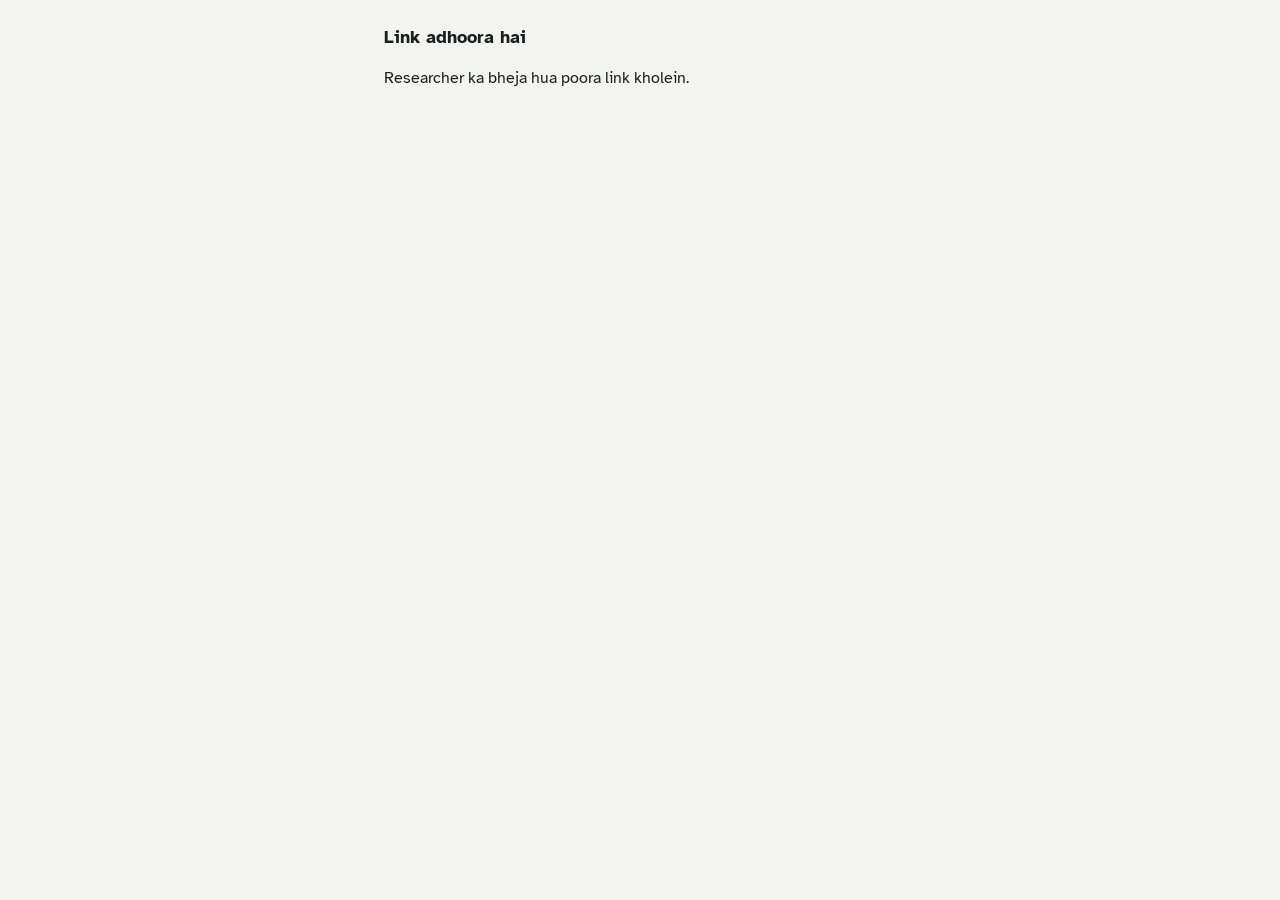
<file: index.html>
<!doctype html>
<html lang="ur">
<head>
<meta charset="utf-8">
<meta name="viewport" content="width=device-width, initial-scale=1, viewport-fit=cover">
<title>Pashto Pair Dialogues</title>
<link rel="preconnect" href="https://fonts.googleapis.com">
<link rel="preconnect" href="https://fonts.gstatic.com" crossorigin>
<link href="https://fonts.googleapis.com/css2?family=Atkinson+Hyperlegible:wght@400;700&display=swap" rel="stylesheet">
<link rel="stylesheet" href="css/app.css">
<style>html, body { height: 100%; } #app { min-height: 100%; max-width: 560px; margin: 0 auto; }</style>
</head>
<body>
<div id="app"></div>
<script src="js/config.js"></script>
<script src="js/scenarios.js"></script>
<script src="js/recorder.js"></script>
<script src="js/app.js"></script>
<script>
(function () {
  'use strict';
  const k = new URLSearchParams(location.search).get('k') || '';
  const root = document.getElementById('app');
  if (!k) { root.innerHTML = '<div style="padding:24px"><h2>Link adhoora hai</h2><p>Researcher ka bheja hua poora link kholein.</p></div>'; return; }
  const transport = {
    join: () => ppCall('join', { k: k }),
    poll: () => ppCall('poll', { k: k }),
    setName: (name) => ppCall('name', { k: k, name: name }),
    upload: (x) => ppCall('upload', { k: k, d: x.d, t: x.t, p: x.p, n: x.n, keep: x.keep, meta: x.meta, b64: x.b64 }),
    nextQ: (x) => ppCall('nextq', { k: k, d: x.d, q: x.q }),
    finish: (x) => ppCall('finish', { k: k, d: x.d, status: x.status, instance_id: x.instance_id, scenario_id: x.scenario_id })
  };
  new PhoneUI(root, transport, { pollMs: PP_CONFIG.POLL_MS, maxTurnS: PP_CONFIG.MAX_TURN_S });
})();
</script>
</body>
</html>
</file>
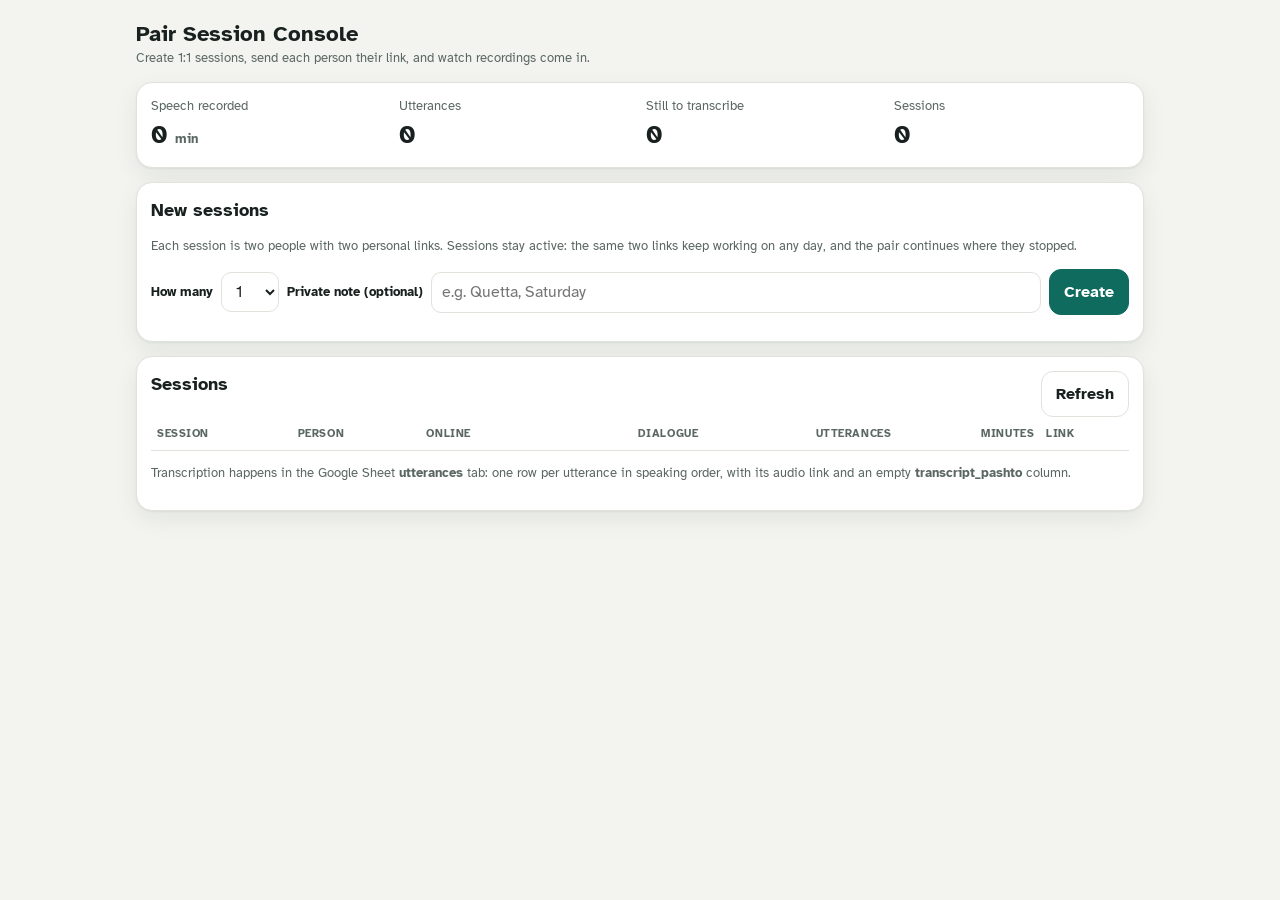
<file: console.html>
<!doctype html>
<html lang="en">
<head>
<meta charset="utf-8">
<meta name="viewport" content="width=device-width, initial-scale=1">
<meta name="robots" content="noindex">
<title>Pair Session Console</title>
<link rel="preconnect" href="https://fonts.googleapis.com">
<link rel="preconnect" href="https://fonts.gstatic.com" crossorigin>
<link href="https://fonts.googleapis.com/css2?family=Atkinson+Hyperlegible:wght@400;700&display=swap" rel="stylesheet">
<link rel="stylesheet" href="css/app.css">
<link rel="stylesheet" href="css/admin.css">
</head>
<body>
<div class="adm">
  <header><h1>Pair Session Console</h1><div class="small">Create 1:1 sessions, send each person their link, and watch recordings come in.</div></header>
  <section class="panel">
    <div class="kpis">
      <div><div class="small">Speech recorded</div><div class="stat"><span id="k-min">0</span> <span class="small">min</span></div></div>
      <div><div class="small">Utterances</div><div class="stat" id="k-utt">0</div></div>
      <div><div class="small">Still to transcribe</div><div class="stat" id="k-todo">0</div></div>
      <div><div class="small">Sessions</div><div class="stat" id="k-ses">0</div></div>
    </div>
  </section>
  <section class="panel">
    <h2>New sessions</h2>
    <p class="small">Each session is two people with two personal links. Sessions stay active: the same two links keep working on any day, and the pair continues where they stopped.</p>
    <div class="newrow"><label for="cnt">How many</label><select id="cnt"><option>1</option><option>2</option><option>3</option><option>5</option><option>10</option></select>
      <label for="note">Private note (optional)</label><input id="note" placeholder="e.g. Quetta, Saturday" maxlength="100">
      <button class="btn primary" id="create">Create</button></div>
    <div id="newlinks" class="linkgrid"></div>
  </section>
  <section class="panel">
    <div class="row2"><h2 style="margin:0">Sessions</h2><div style="text-align:right"><button class="btn" id="refresh">Refresh</button></div></div>
    <div class="tbl"><table><thead><tr><th>Session</th><th>Person</th><th>Online</th><th class="n">Dialogue</th><th class="n">Utterances</th><th class="n">Minutes</th><th>Link</th></tr></thead><tbody id="rows"></tbody></table></div>
    <p class="small">Transcription happens in the Google Sheet <b>utterances</b> tab: one row per utterance in speaking order, with its audio link and an empty <b>transcript_pashto</b> column.</p>
  </section>
</div>
<script src="js/config.js"></script>
<script src="js/admin.js"></script>
<script>
(function () {
  const qs = new URLSearchParams(location.search);
  let ADMIN = qs.get('admin') || '';
  try { if (ADMIN) sessionStorage.setItem('pp_admin', ADMIN); else ADMIN = sessionStorage.getItem('pp_admin') || ''; } catch (e) { /* ignore */ }
  if (qs.get('admin')) history.replaceState(null, '', location.pathname);
  if (!ADMIN) ADMIN = window.prompt('Admin key (shown by setup() in Apps Script):') || '';
  const base = location.href.split('?')[0].replace(/console\.html$/, '');
  AdminUI({ call: (a, d) => ppCall(a, Object.assign({ admin: ADMIN }, d || {})), linkFor: (k) => base + 'index.html?k=' + encodeURIComponent(k), refreshMs: 10000 });
})();
</script>
</body>
</html>
</file>
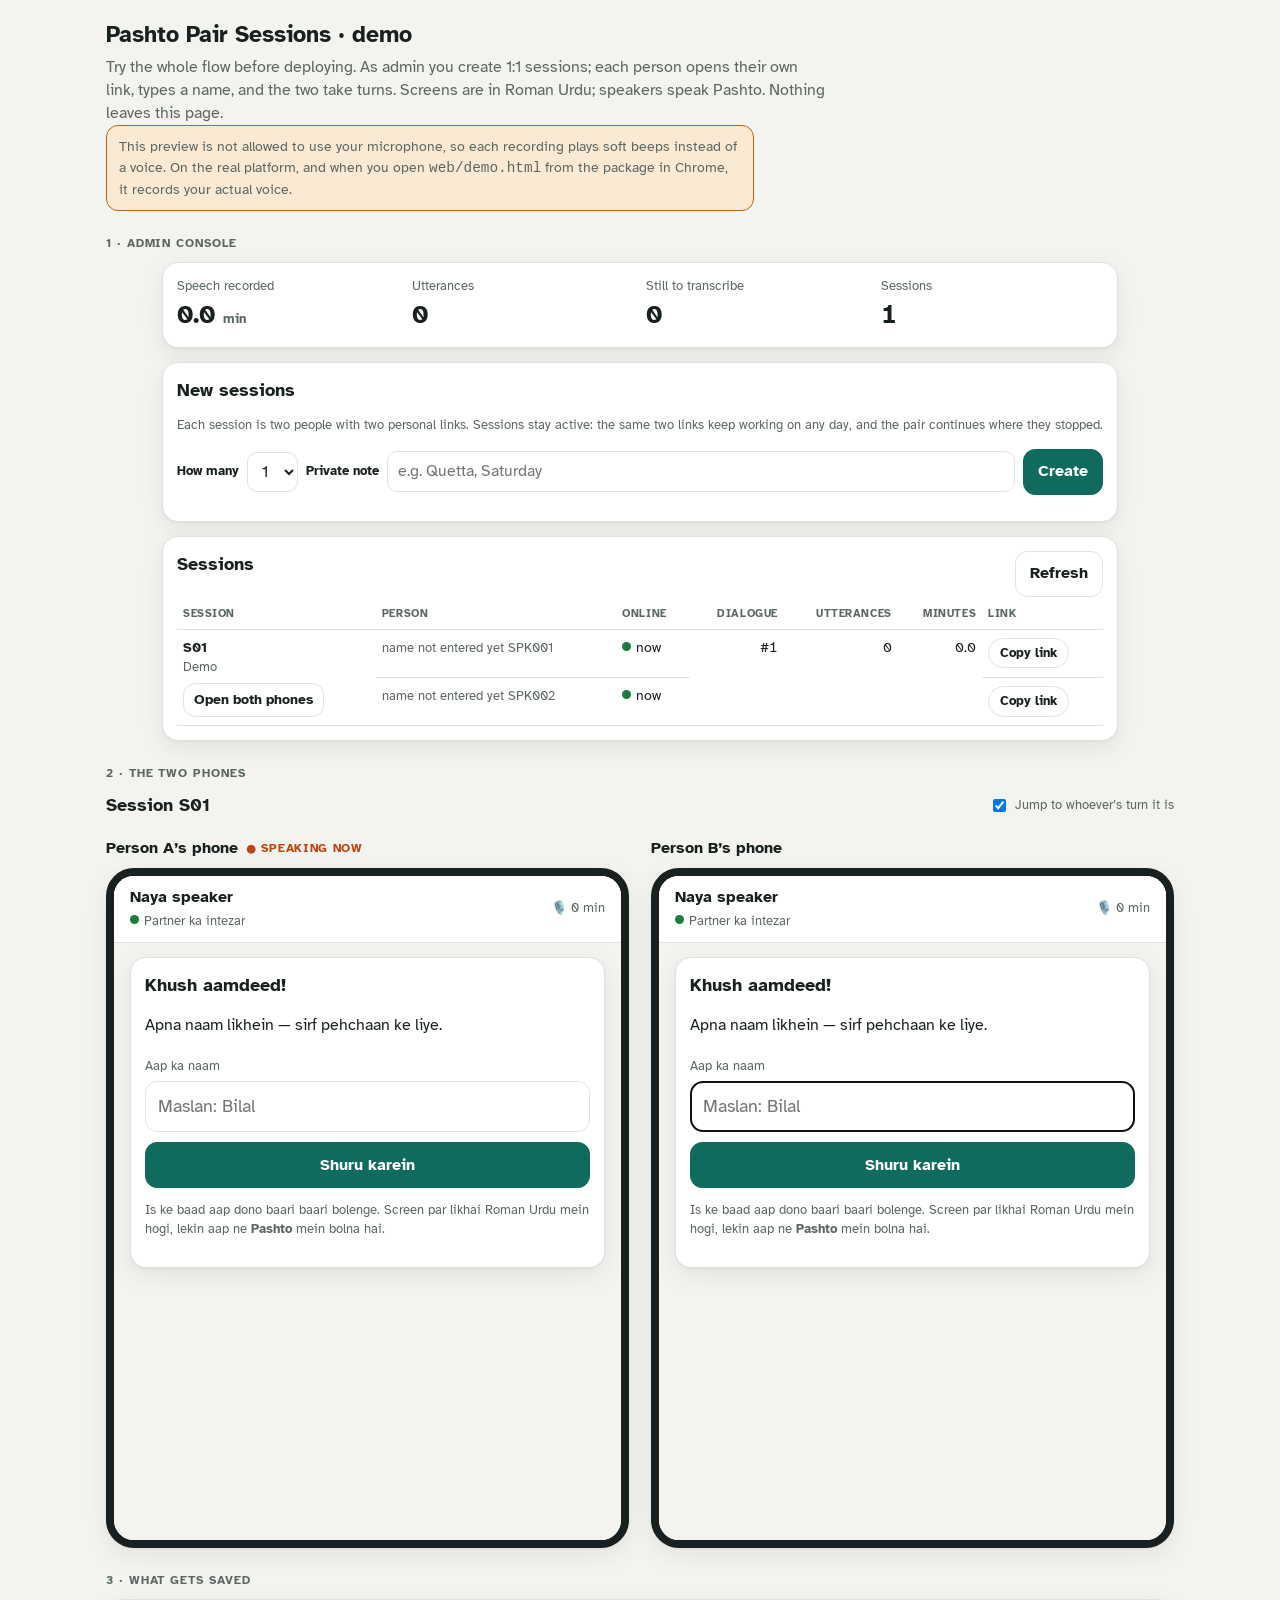
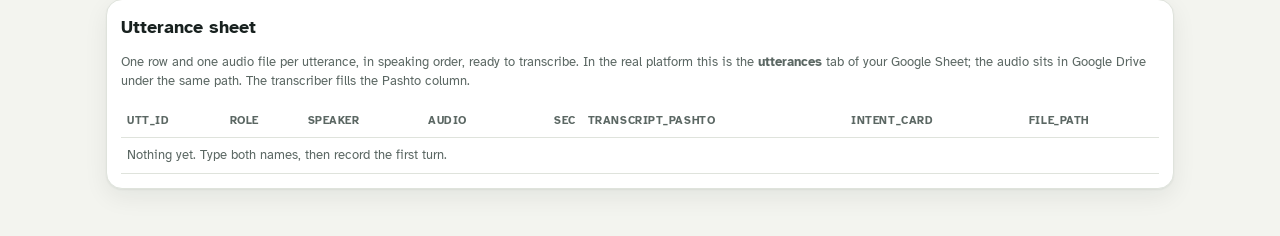
<file: demo.html>
<!doctype html>
<html lang="en">
<head>
<meta charset="utf-8">
<meta name="viewport" content="width=device-width, initial-scale=1, viewport-fit=cover">
<title>Pashto Pair Demo</title>
<link rel="preconnect" href="https://fonts.googleapis.com"><link rel="preconnect" href="https://fonts.gstatic.com" crossorigin><link href="https://fonts.googleapis.com/css2?family=Atkinson+Hyperlegible:wght@400;700&display=swap" rel="stylesheet">
<link rel="stylesheet" href="css/app.css">
<link rel="stylesheet" href="css/admin.css">
</head>
<body>
<script src="js/scenarios.js"></script>
<script src="js/recorder.js"></script>
<script src="js/app.js"></script>
<script src="js/admin.js"></script>
<style>
  /* Demo: 1) admin console, 2) the two phones of one session, 3) the utterance sheet that gets saved. */
  html, body { min-height: 100%; }
  .demo { max-width: 1100px; margin: 0 auto; padding-block: 18px 48px; padding-left: max(16px, env(safe-area-inset-left, 0px)); padding-right: max(16px, env(safe-area-inset-right, 0px)); display: flex; flex-direction: column; gap: 18px; }
  .demo > header h1 { font-size: 1.45rem; margin: 0 0 4px; text-wrap: balance; }
  .demo > header p { margin: 0; color: var(--muted); max-width: 72ch; }
  .step { font-size: .72rem; font-weight: 700; letter-spacing: .08em; text-transform: uppercase; color: var(--muted); margin: 6px 0 -8px; }
  .demo .adm { padding: 0; max-width: none; }
  .demo .adm header { display: none; }
  .phonesbar { display: flex; flex-wrap: wrap; gap: 8px; align-items: center; }
  .phonesbar h2 { margin: 0; flex: 1; min-width: 200px; }
  .tabs { display: none; gap: 6px; }
  .tabs button { appearance: none; border: 1px solid var(--line); background: var(--surface); color: var(--ink); border-radius: 999px; padding: 7px 13px; font-weight: 700; cursor: pointer; }
  .tabs button.on { border-color: var(--user); color: var(--user); }
  .tabs button .turn { display: none; margin-left: 4px; color: var(--rec); }
  .tabs button.turn-now .turn { display: inline; }
  .phones { display: grid; grid-template-columns: 1fr 1fr; gap: 22px; }
  .phonewrap { display: flex; flex-direction: column; gap: 8px; min-width: 0; }
  .phonewrap .cap { font-weight: 700; display: flex; gap: 8px; align-items: center; }
  .phonewrap .cap .now { font-size: .72rem; color: var(--rec); text-transform: uppercase; letter-spacing: .06em; }
  .frame { height: 680px; overflow: auto; border-radius: 28px; border: 8px solid var(--ink); background: var(--bg); box-shadow: var(--shadow); overscroll-behavior: contain; }
  .frame .pp { min-height: 100%; }
  .saved .tbl { overflow-x: auto; }
  .saved code { font-family: var(--mono); font-size: .74rem; }
  .pill { font-size: .72rem; font-weight: 700; padding: 2px 8px; border-radius: 999px; white-space: nowrap; }
  .pill.user { background: var(--user-soft); color: var(--user); } .pill.assistant { background: var(--phone-soft); color: var(--phone); }
  .saved .empty-tr { color: var(--muted); font-style: italic; }
  .play { appearance: none; border: 1px solid var(--line); background: var(--surface); color: var(--ink); border-radius: 8px; padding: 3px 8px; cursor: pointer; }
  @media (max-width: 860px) {
    .tabs { display: flex; }
    .phones { grid-template-columns: 1fr; }
    .phonewrap { display: none; } .phonewrap.show { display: flex; }
    .phonewrap .cap { display: none; }
    .frame { height: 620px; border-width: 6px; }
  }
</style>

<div class="demo">
  <header>
    <h1>Pashto Pair Sessions · demo</h1>
    <p>Try the whole flow before deploying. As admin you create 1:1 sessions; each person opens their own link, types a name, and the two take turns. Screens are in Roman Urdu; speakers speak Pashto. Nothing leaves this page.</p>
    <p class="banner" id="micnote" hidden>This preview is not allowed to use your microphone, so each recording plays soft beeps instead of a voice. On the real platform, and when you open <code>web/demo.html</code> from the package in Chrome, it records your actual voice.</p>
  </header>

  <div class="step">1 · Admin console</div>
  <div class="adm">
    <header></header>
    <section class="panel">
      <div class="kpis">
        <div><div class="small">Speech recorded</div><div class="stat"><span id="k-min">0</span> <span class="small">min</span></div></div>
        <div><div class="small">Utterances</div><div class="stat" id="k-utt">0</div></div>
        <div><div class="small">Still to transcribe</div><div class="stat" id="k-todo">0</div></div>
        <div><div class="small">Sessions</div><div class="stat" id="k-ses">0</div></div>
      </div>
    </section>
    <section class="panel">
      <h2>New sessions</h2>
      <p class="small">Each session is two people with two personal links. Sessions stay active: the same two links keep working on any day, and the pair continues where they stopped.</p>
      <div class="newrow"><label for="cnt">How many</label><select id="cnt"><option>1</option><option>2</option><option>3</option><option>5</option></select>
        <label for="note">Private note</label><input id="note" placeholder="e.g. Quetta, Saturday" maxlength="100">
        <button class="btn primary" id="create">Create</button></div>
      <div id="newlinks" class="linkgrid"></div>
    </section>
    <section class="panel">
      <div class="row2"><h2 style="margin:0">Sessions</h2><div style="text-align:right"><button class="btn" id="refresh">Refresh</button></div></div>
      <div class="tbl"><table><thead><tr><th>Session</th><th>Person</th><th>Online</th><th class="n">Dialogue</th><th class="n">Utterances</th><th class="n">Minutes</th><th>Link</th></tr></thead><tbody id="rows"></tbody></table></div>
    </section>
  </div>

  <div class="step">2 · The two phones</div>
  <div class="phonesbar">
    <h2 id="phTitle">Session S01</h2>
    <div class="tabs" id="tabs"><button data-p="a" class="on">Person A<span class="turn">● baari</span></button><button data-p="b">Person B<span class="turn">● baari</span></button></div>
    <label class="small" style="display:flex;gap:6px;align-items:center"><input type="checkbox" id="follow" checked> Jump to whoever’s turn it is</label>
  </div>
  <div class="phones">
    <div class="phonewrap show" id="w-a"><div class="cap">Person A’s phone <span class="now" id="now-a"></span></div><div class="frame"><div id="ph-a"></div></div></div>
    <div class="phonewrap" id="w-b"><div class="cap">Person B’s phone <span class="now" id="now-b"></span></div><div class="frame"><div id="ph-b"></div></div></div>
  </div>

  <div class="step">3 · What gets saved</div>
  <section class="panel saved">
    <h2>Utterance sheet</h2>
    <p class="small">One row and one audio file per utterance, in speaking order, ready to transcribe. In the real platform this is the <b>utterances</b> tab of your Google Sheet; the audio sits in Google Drive under the same path. The transcriber fills the Pashto column.</p>
    <div class="tbl"><table><thead><tr><th>utt_id</th><th>Role</th><th>Speaker</th><th>Audio</th><th class="n">Sec</th><th>transcript_pashto</th><th>intent_card</th><th>file_path</th></tr></thead><tbody id="saved"></tbody></table></div>
  </section>
</div>

<script>
(function () {
  'use strict';
  const SC = window.PP_SCEN;
  const esc = (s) => String(s == null ? '' : s).replace(/[&<>"]/g, (c) => ({ '&': '&amp;', '<': '&lt;', '>': '&gt;', '"': '&quot;' }[c]));
  const pad = (n, w) => String(n).padStart(w, '0');
  const wait = (v) => new Promise((r) => setTimeout(() => r(v), 100));

  // ---------------------------------------------------------- in-page stand-in for the Google backend
  const DB = { sessions: [], utts: [], nSpk: 0 };
  let openSid = null, uis = [];
  const S = (sid) => DB.sessions.find((s) => s.session_id === sid);
  const view = (s) => Object.assign({}, s.st, { a_online: openSid === s.session_id, b_online: openSid === s.session_id });

  function newSessions(count, note) {
    const out = [];
    for (let i = 0; i < count; i++) {
      const sid = 'S' + pad(DB.sessions.length + 1, 2);
      const people = ['a', 'b'].map((slot) => ({ speaker_id: 'SPK' + pad(++DB.nSpk, 3), key: sid + slot + Math.random().toString(36).slice(2, 8), slot: slot, name: '' }));
      DB.sessions.push({ session_id: sid, note: note || '', people: people, st: { d: 0, t: 0, p: 0, q: 0, qt: 0, secs: 0, a_name: '', b_name: '' } });
      out.push({ session_id: sid, people: people });
    }
    return out;
  }

  const adminCall = async (action, d) => {
    if (action === 'a_new_sessions') return wait({ sessions: newSessions(d.count, d.note) });
    if (action === 'a_overview') return wait({ sessions: DB.sessions.map((s) => {
      const u = DB.utts.filter((x) => x.session_id === s.session_id);
      return { session_id: s.session_id, note: s.note, dialogue: s.st.d + 1, utts: u.length, secs: u.reduce((a, x) => a + x.duration_s, 0), todo: u.length,
        people: s.people.map((p) => ({ speaker_id: p.speaker_id, slot: p.slot, key: p.key, name: s.st[p.slot + '_name'], online: openSid === s.session_id })) };
    }) });
  };

  function transport(sid, slot) {
    const ses = S(sid); const st = ses.st; const me = ses.people.find((p) => p.slot === slot);
    return {
      join: () => wait({ me: slot, session_id: sid, speaker_id: me.speaker_id, state: view(ses) }),
      poll: () => wait({ state: view(ses) }),
      setName: (name) => { st[slot + '_name'] = name; changed(); return wait({ state: view(ses) }); },
      upload: (x) => {
        if (x.d !== st.d || x.t !== st.t || x.p !== st.p) return wait({ state: view(ses) });
        const m = x.meta; const utt = sid + '-D' + pad(st.d + 1, 3) + '-T' + pad(st.t + 1, 2) + '-P' + (st.p + 1);
        DB.utts.push({ utt_id: utt, session_id: sid, role: m.role, speaker: st[slot + '_name'] + ' (' + me.speaker_id + ')', url: x.url, duration_s: m.duration_s, intent: m.intent,
          path: 'PashtoDialog_data/' + sid + '/D' + pad(st.d + 1, 3) + '_' + m.scenario_id + '/' + utt + '_' + (m.role === 'user' ? 'user' : 'phone') + '.wav' });
        st.secs += m.duration_s;
        if (x.keep) st.p += 1; else { st.p = 0; st.t += 1; if (x.n && st.t >= x.n) { st.d += 1; st.t = 0; st.q = 0; st.qt = 0; } }
        changed(); return wait({ state: view(ses) });
      },
      nextQ: (x) => { if (x.d === st.d && x.q === st.q) { st.q += 1; st.qt = st.t; } changed(); return wait({ state: view(ses) }); },
      finish: (x) => { if (x.d === st.d) { st.d += 1; st.t = 0; st.p = 0; st.q = 0; st.qt = 0; } changed(); return wait({ state: view(ses) }); }
    };
  }

  // ---------------------------------------------------------- page wiring
  function whoseTurn() {
    const ses = S(openSid); if (!ses) return 'a'; const st = ses.st;
    if (!st.a_name) return 'a'; if (!st.b_name) return 'b';
    const q = SC.buildQueue(openSid); const it = q[Math.min(st.d, q.length - 1)];
    return SC.stepFor(SC.buildInstance(openSid, it.scenario_id, it.round), st.d, st.t, st.q, st.qt).owner;
  }
  function showPhone(p) {
    document.querySelectorAll('#tabs button').forEach((b) => b.classList.toggle('on', b.dataset.p === p));
    document.getElementById('w-a').classList.toggle('show', p === 'a');
    document.getElementById('w-b').classList.toggle('show', p === 'b');
  }
  document.querySelectorAll('#tabs button').forEach((b) => b.onclick = () => { document.getElementById('follow').checked = false; showPhone(b.dataset.p); });

  function changed() {
    const ses = S(openSid);
    setTimeout(() => uis.forEach((u) => { if (u.mode === 'idle' && ses) u.apply(view(ses), true); }), 0);
    const w = whoseTurn();
    ['a', 'b'].forEach((p) => {
      document.getElementById('now-' + p).textContent = w === p ? '● speaking now' : '';
      document.querySelector('#tabs [data-p="' + p + '"]').classList.toggle('turn-now', w === p);
    });
    if (document.getElementById('follow').checked) showPhone(w);
    renderSaved(); if (admin) admin.load();
  }

  function renderSaved() {
    const tb = document.getElementById('saved');
    if (!DB.utts.length) { tb.innerHTML = '<tr><td colspan="8" class="small">Nothing yet. Type both names, then record the first turn.</td></tr>'; return; }
    tb.innerHTML = DB.utts.map((u, i) => '<tr><td><code>' + esc(u.utt_id) + '</code></td><td><span class="pill ' + u.role + '">' + (u.role === 'user' ? 'user' : 'phone') + '</span></td><td>' + esc(u.speaker) + '</td>' +
      '<td><button class="play" data-i="' + i + '" aria-label="Play">▶</button></td><td class="n">' + u.duration_s.toFixed(1) + '</td><td class="empty-tr">to transcribe</td><td><code>' + esc(u.intent || '—') + '</code></td><td><code>' + esc(u.path) + '</code></td></tr>').join('');
    tb.querySelectorAll('.play').forEach((b) => b.onclick = () => { new Audio(DB.utts[+b.dataset.i].url).play().catch(() => {}); });
  }

  function openSession(sid) {
    uis.forEach((u) => u.destroy()); uis = [];
    openSid = sid; document.getElementById('phTitle').textContent = 'Session ' + sid;
    ['a', 'b'].forEach((p) => { const el = document.getElementById('ph-' + p); el.className = ''; el.innerHTML = ''; });
    uis = ['a', 'b'].map((p) => new PhoneUI(document.getElementById('ph-' + p), transport(sid, p), { allowFake: true, pollMs: 700, maxTurnS: 180 }));
    showPhone('a'); changed();
  }

  // Tell the viewer up front when this page cannot reach a microphone (recordings will be beeps).
  (async () => {
    let ok = false;
    try { const st = await navigator.mediaDevices.getUserMedia({ audio: true }); st.getTracks().forEach((t) => t.stop()); ok = true; } catch (e) { ok = false; }
    document.getElementById('micnote').hidden = ok;
  })();

  newSessions(1, 'Demo');
  const admin = AdminUI({ call: adminCall, linkFor: (k) => 'https://<your-site>/index.html?k=' + k, refreshMs: 0, onOpen: (s) => { openSession(s.session_id); document.getElementById('phTitle').scrollIntoView({ behavior: 'smooth' }); } });
  openSession('S01');
})();
</script>

</body>
</html>
</file>
<file: css/app.css>
/* Pashto Pair Dialogues — shared styles.
   Two speakers, two roles: USER (teal) and PHONE (saffron). Large, legible type for reading cards aloud-free. */
:root {
  --bg: #f3f4ef; --surface: #ffffff; --ink: #18211f; --muted: #5b6763; --line: #dfe3dc;
  --user: #0f6b5e; --user-soft: #dcefe9; --user-ink: #ffffff;
  --phone: #b5650d; --phone-soft: #fbead3; --phone-ink: #ffffff;
  --rec: #c2410c; --wrong: #b42318; --wrong-soft: #fde4e1; --ok: #15803d;
  --shadow: 0 1px 2px rgba(20, 30, 25, .06), 0 8px 24px rgba(20, 30, 25, .07);
  --font: "Atkinson Hyperlegible", "Segoe UI", system-ui, -apple-system, Roboto, sans-serif;
  --mono: "JetBrains Mono", ui-monospace, Menlo, Consolas, monospace;
}
@media (prefers-color-scheme: dark) {
  :root:not([data-theme="light"]) {
    --bg: #0f1413; --surface: #182120; --ink: #e6ece9; --muted: #98a6a1; --line: #2a3533;
    --user: #3cc4ae; --user-soft: #153430; --user-ink: #04201c;
    --phone: #f0a14a; --phone-soft: #3a2a14; --phone-ink: #2a1702;
    --rec: #fb8a4c; --wrong: #f87171; --wrong-soft: #3d1b19; --ok: #4ade80;
    --shadow: 0 1px 2px rgba(0, 0, 0, .35), 0 8px 24px rgba(0, 0, 0, .3); color-scheme: dark;
  }
}
:root[data-theme="dark"] {
  --bg: #0f1413; --surface: #182120; --ink: #e6ece9; --muted: #98a6a1; --line: #2a3533;
  --user: #3cc4ae; --user-soft: #153430; --user-ink: #04201c;
  --phone: #f0a14a; --phone-soft: #3a2a14; --phone-ink: #2a1702;
  --rec: #fb8a4c; --wrong: #f87171; --wrong-soft: #3d1b19; --ok: #4ade80;
  --shadow: 0 1px 2px rgba(0, 0, 0, .35), 0 8px 24px rgba(0, 0, 0, .3); color-scheme: dark;
}
* { box-sizing: border-box; }
html, body { margin: 0; background: var(--bg); color: var(--ink); }
body { font-family: var(--font); font-size: 16px; line-height: 1.45; -webkit-text-size-adjust: 100%; }
[hidden] { display: none !important; }
button { font: inherit; }
.en { color: var(--muted); font-size: .9em; }
.no-en .en { display: none !important; }

/* ---------------------------------------------------------------- phone app */
.pp { display: flex; flex-direction: column; min-height: 100%; background: var(--bg); }
.pp-top { position: sticky; top: 0; z-index: 5; display: flex; align-items: center; gap: 10px; padding: 10px 16px; background: var(--surface); border-bottom: 1px solid var(--line); }
.pp-top .who { flex: 1; min-width: 0; }
.pp-top .who b { display: block; font-size: .98rem; }
.pp-top .who span { font-size: .8rem; color: var(--muted); }
.dot { display: inline-block; width: 9px; height: 9px; border-radius: 50%; background: var(--line); margin-right: 5px; vertical-align: 1px; }
.dot.on { background: var(--ok); }
.chipbtn { appearance: none; border: 1px solid var(--line); background: var(--surface); color: var(--ink); border-radius: 999px; padding: 5px 11px; font-size: .8rem; font-weight: 700; cursor: pointer; }
.chipbtn.on { border-color: var(--user); color: var(--user); }

.pp-body { flex: 1; padding: 14px 16px 18px; display: flex; flex-direction: column; gap: 12px; }
.panel { background: var(--surface); border: 1px solid var(--line); border-radius: 16px; padding: 14px; box-shadow: var(--shadow); }
.center { text-align: center; }
.small { font-size: .82rem; color: var(--muted); }
h2 { font-size: 1.15rem; margin: 0 0 6px; text-wrap: balance; }

.dlg-head { display: flex; flex-wrap: wrap; align-items: center; gap: 8px; }
.dlg-head .ttl { flex: 1; min-width: 140px; font-weight: 700; }
.dlg-head .ttl small { display: block; font-weight: 400; color: var(--muted); font-size: .8rem; }
.badge { font-size: .72rem; font-weight: 700; padding: 3px 9px; border-radius: 999px; background: var(--line); color: var(--ink); letter-spacing: .02em; }
.role { font-size: .8rem; font-weight: 700; padding: 5px 11px; border-radius: 999px; }
.role.user { background: var(--user); color: var(--user-ink); }
.role.phone { background: var(--phone); color: var(--phone-ink); }

.dots { display: flex; gap: 5px; flex-wrap: wrap; }
.dots i { width: 18px; height: 6px; border-radius: 3px; background: var(--line); }
.dots i.u.done { background: var(--user); }
.dots i.a.done { background: var(--phone); }
.dots i.cur { outline: 2px solid var(--ink); outline-offset: 1px; }

.card { border-radius: 18px; padding: 16px; border: 2px solid transparent; }
.card.user { background: var(--user-soft); border-color: var(--user); }
.card.phone { background: var(--phone-soft); border-color: var(--phone); }
.card .lab { font-size: .72rem; font-weight: 700; letter-spacing: .07em; text-transform: uppercase; }
.card.user .lab { color: var(--user); } .card.phone .lab { color: var(--phone); }
.card .rp { font-size: 1.28rem; font-weight: 700; line-height: 1.35; margin: 4px 0 4px; }
.card.dim { opacity: .55; }
.card.dim .rp { font-size: 1.05rem; }
.facts { display: flex; flex-wrap: wrap; gap: 8px; margin-top: 10px; }
.fact { display: flex; align-items: center; gap: 8px; background: var(--surface); border: 1px solid var(--line); border-radius: 12px; padding: 6px 10px; }
.fact .ic { font-size: 1.2rem; }
.fact .m { font-weight: 700; }
.fact .s { color: var(--muted); font-size: .88rem; }
.fact.wrong { border-color: var(--wrong); background: var(--wrong-soft); }
.fact.wrong .m { color: var(--wrong); }
.fact.wrong::after { content: "say this wrong"; font-size: .66rem; font-weight: 700; color: var(--wrong); text-transform: uppercase; letter-spacing: .05em; }
.hint { font-size: .82rem; color: var(--muted); text-align: center; }

.listen { display: flex; align-items: center; gap: 12px; padding: 14px; border-radius: 16px; background: var(--surface); border: 1px dashed var(--line); }
.listen .ear { font-size: 1.6rem; }
.wave { display: inline-flex; gap: 3px; align-items: flex-end; height: 18px; margin-left: auto; }
.wave i { width: 3px; background: var(--muted); border-radius: 2px; animation: wv 1s infinite ease-in-out; }
.wave i:nth-child(2) { animation-delay: .15s; } .wave i:nth-child(3) { animation-delay: .3s; } .wave i:nth-child(4) { animation-delay: .45s; }
@keyframes wv { 0%, 100% { height: 4px; } 50% { height: 18px; } }

.banner { border-radius: 12px; padding: 10px 12px; font-size: .9rem; background: var(--phone-soft); color: var(--ink); border: 1px solid var(--phone); }
.flash { border-radius: 12px; padding: 10px 12px; font-weight: 700; background: var(--user-soft); color: var(--user); text-align: center; }

.opts { display: grid; grid-template-columns: 1fr 1fr; gap: 8px; }
.opt { appearance: none; text-align: left; border: 1px solid var(--line); background: var(--surface); color: var(--ink); border-radius: 14px; padding: 12px; cursor: pointer; }
.opt b { display: block; } .opt span { font-size: .82rem; color: var(--muted); }
.opt:hover, .opt:focus-visible { border-color: var(--user); outline: none; }

.pp-ctl { position: sticky; bottom: 0; z-index: 5; background: var(--surface); border-top: 1px solid var(--line); padding: 12px 16px calc(12px + env(safe-area-inset-bottom, 0px)); display: flex; flex-direction: column; gap: 8px; }
.big { width: 100%; min-height: 60px; border: none; border-radius: 16px; font-size: 1.08rem; font-weight: 700; cursor: pointer; display: flex; align-items: center; justify-content: center; gap: 10px; }
.big.go { background: var(--user); color: var(--user-ink); }
.big.go.phone { background: var(--phone); color: var(--phone-ink); }
.big.recording { background: var(--rec); color: #fff; animation: pulse 1.4s infinite; }
.big:disabled { opacity: .45; cursor: not-allowed; animation: none; }
@keyframes pulse { 0%, 100% { box-shadow: 0 0 0 0 rgba(194, 65, 12, .35); } 50% { box-shadow: 0 0 0 9px rgba(194, 65, 12, 0); } }
.meter { height: 5px; border-radius: 3px; background: var(--line); overflow: hidden; }
.meter i { display: block; height: 100%; width: 0; background: var(--rec); transition: width .08s; }
.row2 { display: grid; grid-template-columns: 1fr 1fr; gap: 8px; }
.btn { appearance: none; min-height: 46px; border-radius: 12px; border: 1px solid var(--line); background: var(--surface); color: var(--ink); font-weight: 700; cursor: pointer; padding: 8px 14px; }
.btn.primary { background: var(--user); border-color: var(--user); color: var(--user-ink); }
.btn.danger { color: var(--wrong); border-color: var(--wrong); }
audio { width: 100%; height: 40px; }
.links { display: flex; justify-content: space-between; }
.links button { background: none; border: none; color: var(--muted); font-size: .84rem; text-decoration: underline; cursor: pointer; padding: 4px 2px; }
.confirm { display: flex; flex-direction: column; gap: 8px; padding: 10px; border-radius: 12px; border: 1px solid var(--wrong); background: var(--wrong-soft); }
.spin { width: 28px; height: 28px; border: 3px solid var(--line); border-top-color: var(--user); border-radius: 50%; margin: 18px auto; animation: sp 1s linear infinite; }
@keyframes sp { to { transform: rotate(360deg); } }
@media (prefers-reduced-motion: reduce) { .wave i, .big.recording, .spin { animation: none; } }
button:focus-visible { outline: 3px solid var(--user); outline-offset: 2px; }

/* ---------------------------------------------------------------- v2 additions */
.lang { font-size: .86rem; padding: 7px 11px; border-radius: 10px; background: var(--surface); border: 1px solid var(--line); }
.lang b { color: var(--user); }
.txt { width: 100%; font: inherit; font-size: 1.1rem; color: var(--ink); background: var(--surface); border: 1px solid var(--line); border-radius: 12px; padding: 12px; margin: 4px 0 10px; }
.btn.block { width: 100%; }
.confirm.ok { border-color: var(--user); background: var(--user-soft); }
.links .strong { color: var(--user); font-weight: 700; text-decoration: none; border: 1px solid var(--user); border-radius: 999px; padding: 4px 12px; }
.nextq { align-self: flex-start; border-color: var(--phone); color: var(--phone); }
.clock { white-space: nowrap; font-variant-numeric: tabular-nums; }
</file>
<file: css/admin.css>
/* Admin console (also used inside the demo). */
.adm { max-width: 1040px; margin: 0 auto; padding-block: 18px 60px; padding-left: max(16px, env(safe-area-inset-left, 0px)); padding-right: max(16px, env(safe-area-inset-right, 0px)); display: flex; flex-direction: column; gap: 14px; }
.adm header h1 { font-size: 1.35rem; margin: 0; text-wrap: balance; }
.kpis { display: grid; grid-template-columns: repeat(4, minmax(0, 1fr)); gap: 12px; }
@media (max-width: 620px) { .kpis { grid-template-columns: repeat(2, minmax(0, 1fr)); } }
.stat { font-size: 1.6rem; font-weight: 700; font-variant-numeric: tabular-nums; }
.newrow { display: flex; flex-wrap: wrap; gap: 8px; align-items: center; }
.newrow label { font-size: .8rem; font-weight: 700; }
.newrow input, .newrow select { font: inherit; color: var(--ink); background: var(--surface); border: 1px solid var(--line); border-radius: 10px; padding: 8px 10px; }
.newrow input { flex: 1; min-width: 160px; }
.linkgrid { display: grid; grid-template-columns: repeat(auto-fill, minmax(260px, 1fr)); gap: 10px; margin-top: 12px; }
.lk { display: flex; flex-direction: column; gap: 6px; padding: 10px; border-radius: 12px; background: var(--user-soft); min-width: 0; }
.lk code { font-family: var(--mono); font-size: .74rem; word-break: break-all; }
.actions { display: flex; gap: 6px; flex-wrap: wrap; }
.actions a { text-decoration: none; display: inline-flex; align-items: center; }
.btn.small { min-height: 34px; padding: 4px 10px; font-size: .85rem; }
.tbl { overflow-x: auto; }
.adm table, .saved table { width: 100%; border-collapse: collapse; font-size: .88rem; }
.adm th, .adm td, .saved th, .saved td { text-align: left; padding: 8px 6px; border-bottom: 1px solid var(--line); vertical-align: top; }
.adm th, .saved th { font-size: .7rem; text-transform: uppercase; letter-spacing: .05em; color: var(--muted); }
td.n, th.n { text-align: right; font-variant-numeric: tabular-nums; }
td .btn.open { margin-top: 6px; }
</file>
